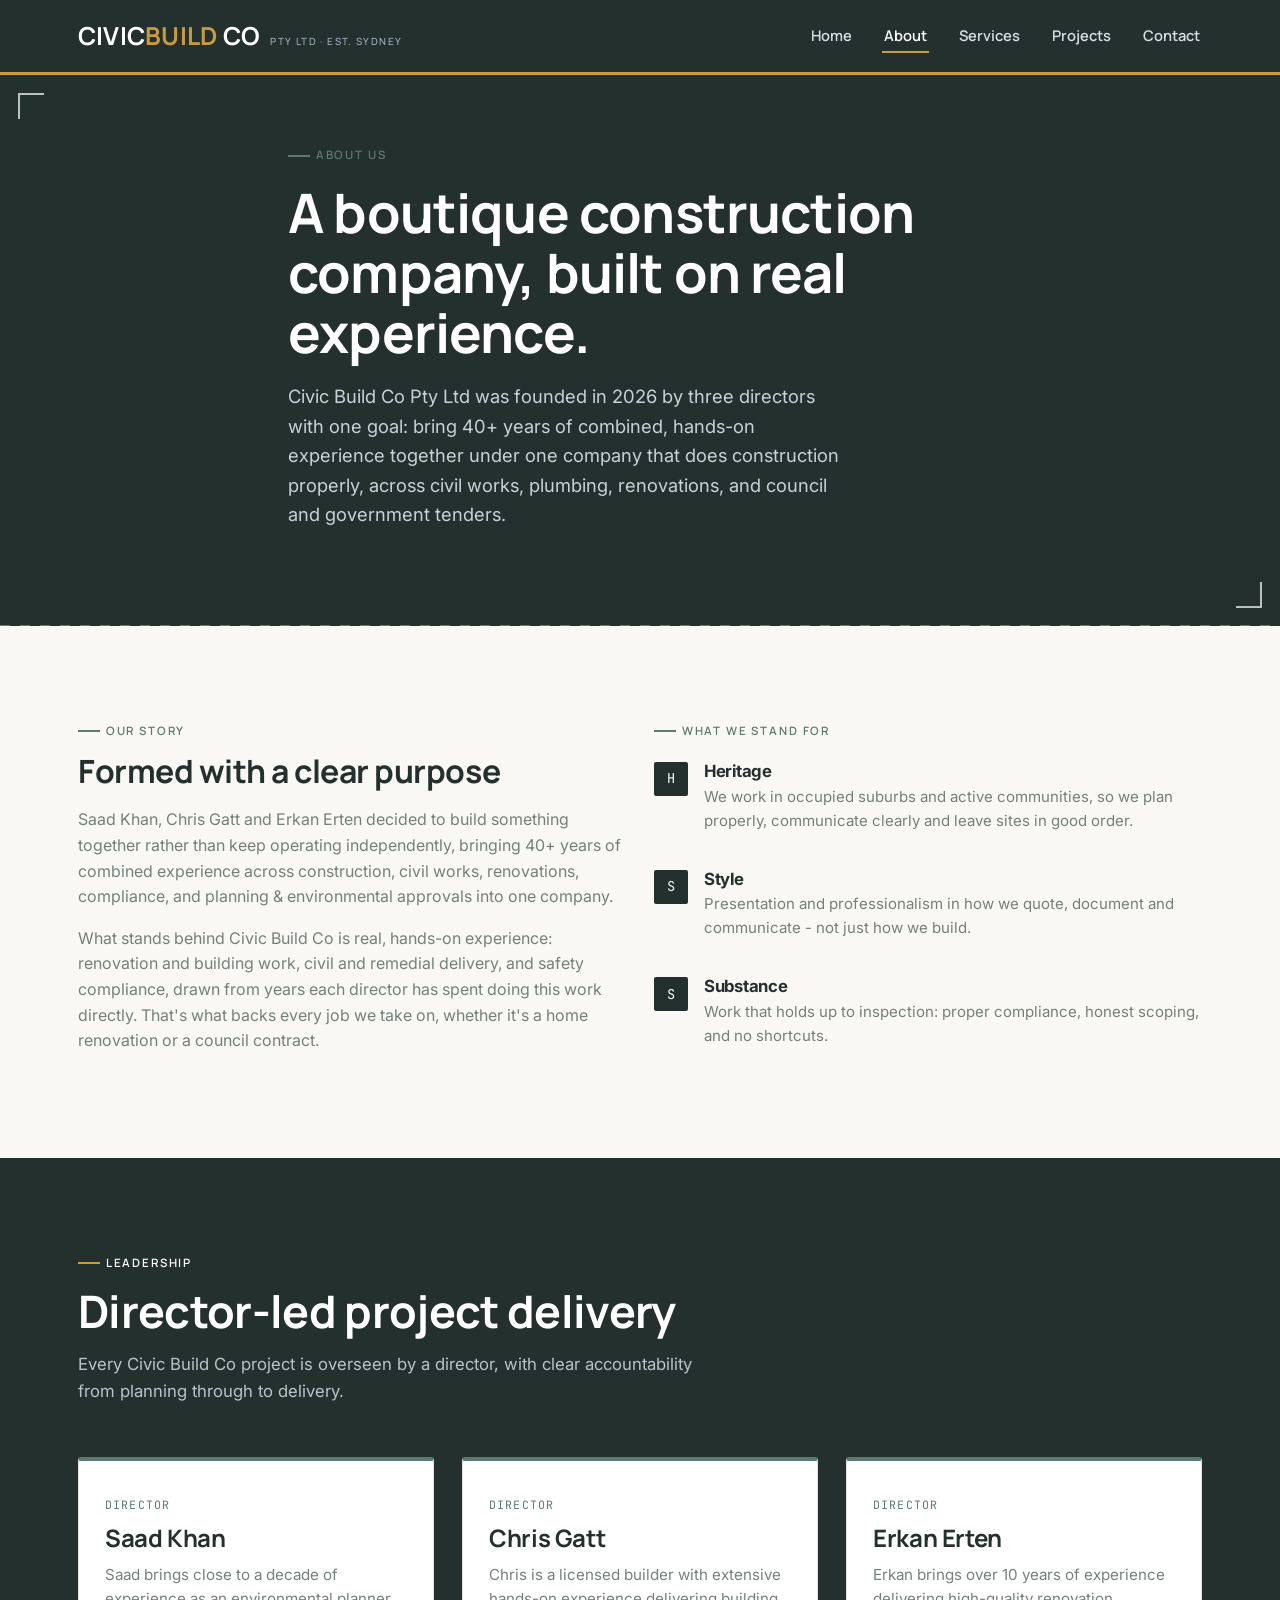
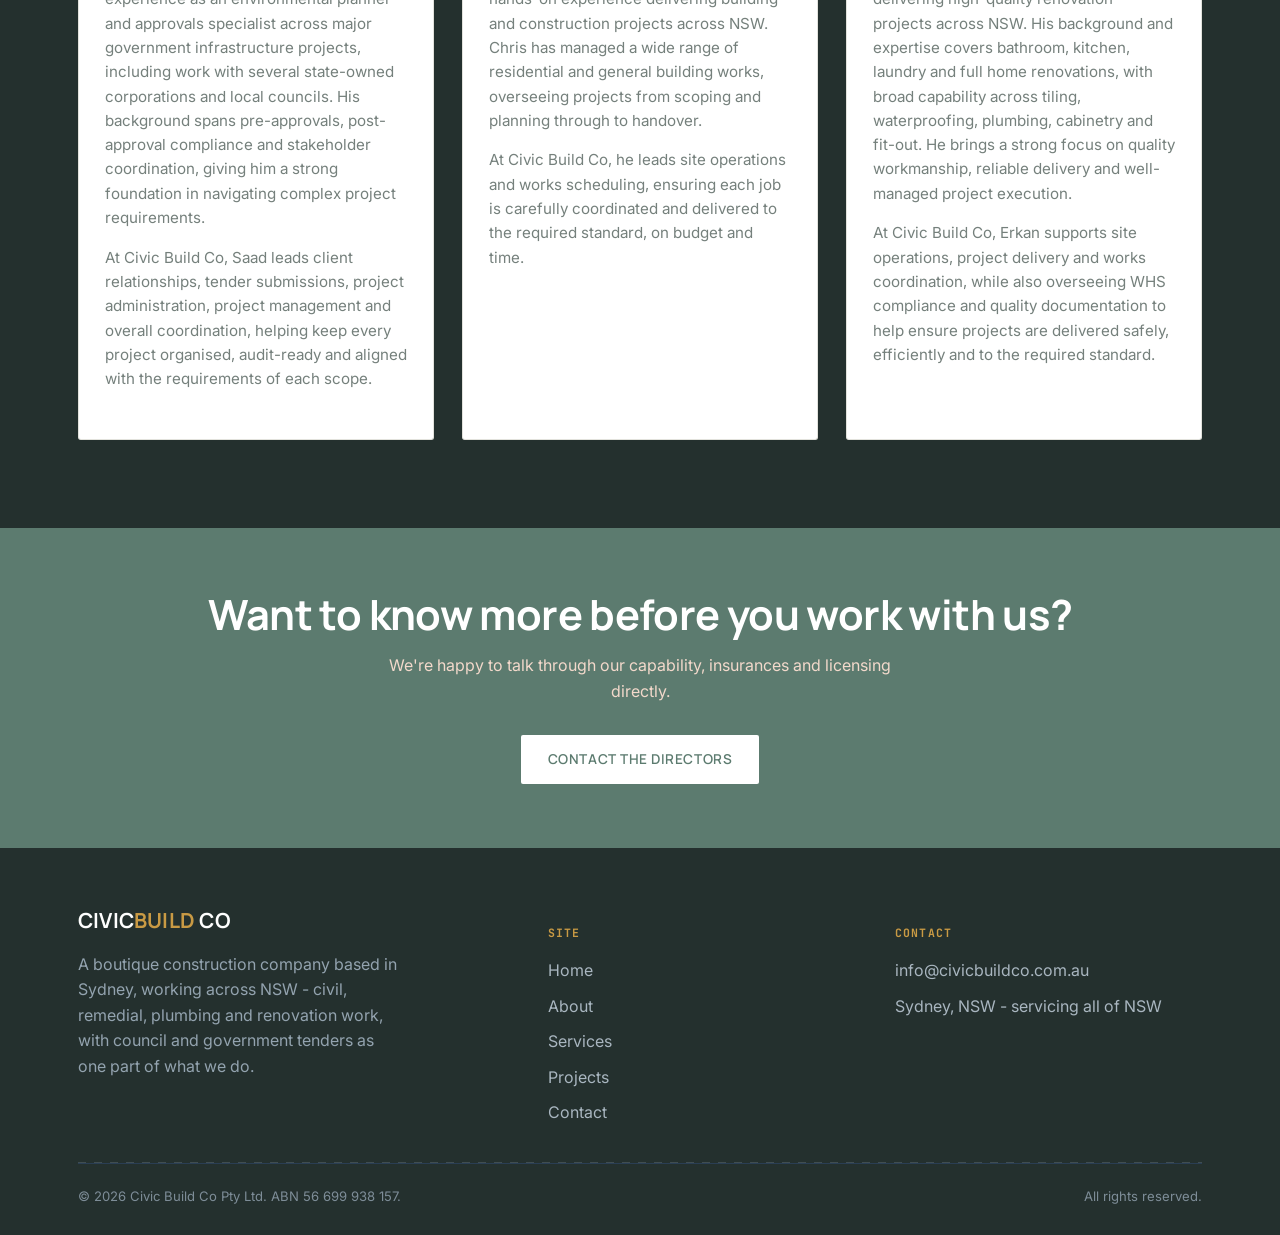
<file: about.html>
<!DOCTYPE html>
<html lang="en-AU">
<head>
<meta charset="UTF-8">
<meta name="viewport" content="width=device-width, initial-scale=1.0">
<title>About | Civic Build Co</title>
<meta name="description" content="Meet Civic Build Co - a boutique construction company based in Sydney, working across NSW, with 40+ years of combined director experience.">
<link rel="stylesheet" href="styles.css">
<noscript><style>.grid > *, .section-head, .cta-band .wrap, .info-block{opacity:1 !important; transform:none !important;}</style></noscript>
</head>
<body>
<a href="#main" class="skip-link">Skip to content</a>

<header class="site-header">
  <nav class="nav-inner">
    <a href="index.html" class="brand">
      <span class="brand-mark">CIVIC<span>BUILD</span> CO</span>
      <span class="brand-sub">Pty Ltd · Est. Sydney</span>
    </a>
    <button class="nav-toggle" aria-label="Toggle menu" aria-expanded="false">☰</button>
    <ul class="nav-links">
      <li><a href="index.html">Home</a></li>
      <li><a href="about.html" class="active">About</a></li>
      <li><a href="services.html">Services</a></li>
      <li><a href="projects.html">Projects</a></li>
      <li><a href="contact.html">Contact</a></li>
    </ul>
  </nav>
</header>

<main id="main">

  <section class="hero" style="padding: 64px 0 78px;">
    <div class="regmark tl"></div>
    <div class="regmark br"></div>
    <div class="wrap hero-inner">
      <span class="eyebrow">About Us</span>
      <h1 style="font-size: clamp(2.2rem, 5vw, 3.4rem);">A boutique construction company, built on real experience.</h1>
      <p class="lede">Civic Build Co Pty Ltd was founded in 2026 by three directors with one goal: bring 40+ years of combined, hands-on experience together under one company that does construction properly, across civil works, plumbing, renovations, and council and government tenders.</p>
    </div>
  </section>

  <section>
    <div class="wrap">
      <div class="grid grid-2" style="align-items:start;">
        <div>
          <span class="eyebrow">Our Story</span>
          <h2 style="margin-top:14px; font-size:2rem;">Formed with a clear purpose</h2>
          <p style="color:var(--steel); margin-top:18px;">Saad Khan, Chris Gatt and Erkan Erten decided to build something together rather than keep operating independently, bringing 40+ years of combined experience across construction, civil works, renovations, compliance, and planning &amp; environmental approvals into one company.</p>
          <p style="color:var(--steel); margin-top:14px;">What stands behind Civic Build Co is real, hands-on experience: renovation and building work, civil and remedial delivery, and safety compliance, drawn from years each director has spent doing this work directly. That's what backs every job we take on, whether it's a home renovation or a council contract.</p>
        </div>
        <div>
          <span class="eyebrow">What We Stand For</span>
          <ul class="value-list" style="margin-top:22px;">
            <li>
              <span class="value-num" style="background:var(--ink);">H</span>
              <div>
                <h4>Heritage</h4>
                <p>We work in occupied suburbs and active communities, so we plan properly, communicate clearly and leave sites in good order.</p>
              </div>
            </li>
            <li>
              <span class="value-num" style="background:var(--ink);">S</span>
              <div>
                <h4>Style</h4>
                <p>Presentation and professionalism in how we quote, document and communicate - not just how we build.</p>
              </div>
            </li>
            <li>
              <span class="value-num" style="background:var(--ink);">S</span>
              <div>
                <h4>Substance</h4>
                <p>Work that holds up to inspection: proper compliance, honest scoping, and no shortcuts.</p>
              </div>
            </li>
          </ul>
        </div>
      </div>
    </div>
  </section>

  <section class="section-ink">
    <div class="wrap">
      <div class="section-head">
        <span class="eyebrow">Leadership</span>
        <h2>Director-led project delivery</h2>
        <p>Every Civic Build Co project is overseen by a director, with clear accountability from planning through to delivery.</p>
      </div>
      <div class="grid grid-3">
        <div class="director">
          <div class="director-body">
            <span class="role">Director</span>
            <h3>Saad Khan</h3>
            <p>Saad brings close to a decade of experience as an environmental planner and approvals specialist across major government infrastructure projects, including work with several state-owned corporations and local councils. His background spans pre-approvals, post-approval compliance and stakeholder coordination, giving him a strong foundation in navigating complex project requirements.</p>
            <p>At Civic Build Co, Saad leads client relationships, tender submissions, project administration, project management and overall coordination, helping keep every project organised, audit-ready and aligned with the requirements of each scope.</p>
          </div>
        </div>
        <div class="director">
          <div class="director-body">
            <span class="role">Director</span>
            <h3>Chris Gatt</h3>
            <p>Chris is a licensed builder with extensive hands-on experience delivering building and construction projects across NSW. Chris has managed a wide range of residential and general building works, overseeing projects from scoping and planning through to handover.</p>
            <p>At Civic Build Co, he leads site operations and works scheduling, ensuring each job is carefully coordinated and delivered to the required standard, on budget and time.</p>
          </div>
        </div>
        <div class="director">
          <div class="director-body">
            <span class="role">Director</span>
            <h3>Erkan Erten</h3>
            <p>Erkan brings over 10 years of experience delivering high-quality renovation projects across NSW. His background and expertise covers bathroom, kitchen, laundry and full home renovations, with broad capability across tiling, waterproofing, plumbing, cabinetry and fit-out. He brings a strong focus on quality workmanship, reliable delivery and well-managed project execution.</p>
            <p>At Civic Build Co, Erkan supports site operations, project delivery and works coordination, while also overseeing WHS compliance and quality documentation to help ensure projects are delivered safely, efficiently and to the required standard.</p>
          </div>
        </div>
      </div>
    </div>
  </section>

  <section class="cta-band">
    <div class="wrap">
      <h2>Want to know more before you work with us?</h2>
      <p>We're happy to talk through our capability, insurances and licensing directly.</p>
      <div class="cta-row">
        <a href="contact.html" class="btn btn-amber" style="background:var(--white); color:var(--rust);">Contact the directors</a>
      </div>
    </div>
  </section>

</main>

<footer>
  <div class="wrap">
    <div class="footer-grid">
      <div>
        <span class="brand-mark" style="font-size:1.3rem;">CIVIC<span>BUILD</span> CO</span>
        <p style="margin-top:14px; max-width:320px; color:#93A3AF;">A boutique construction company based in Sydney, working across NSW - civil, remedial, plumbing and renovation work, with council and government tenders as one part of what we do.</p>
      </div>
      <div>
        <h5>Site</h5>
        <ul>
          <li><a href="index.html">Home</a></li>
          <li><a href="about.html">About</a></li>
          <li><a href="services.html">Services</a></li>
          <li><a href="projects.html">Projects</a></li>
          <li><a href="contact.html">Contact</a></li>
        </ul>
      </div>
      <div>
        <h5>Contact</h5>
        <ul>
          <li><a href="mailto:info@civicbuildco.com.au">info@civicbuildco.com.au</a></li>
          <li>Sydney, NSW - servicing all of NSW</li>
        </ul>
      </div>
    </div>
    <hr class="dashline">
    <div class="footer-bottom">
      <span>© 2026 Civic Build Co Pty Ltd. ABN 56 699 938 157.</span>
      <span>All rights reserved.</span>
    </div>
  </div>
</footer>

<script src="script.js"></script>
</body>
</html>
</file>
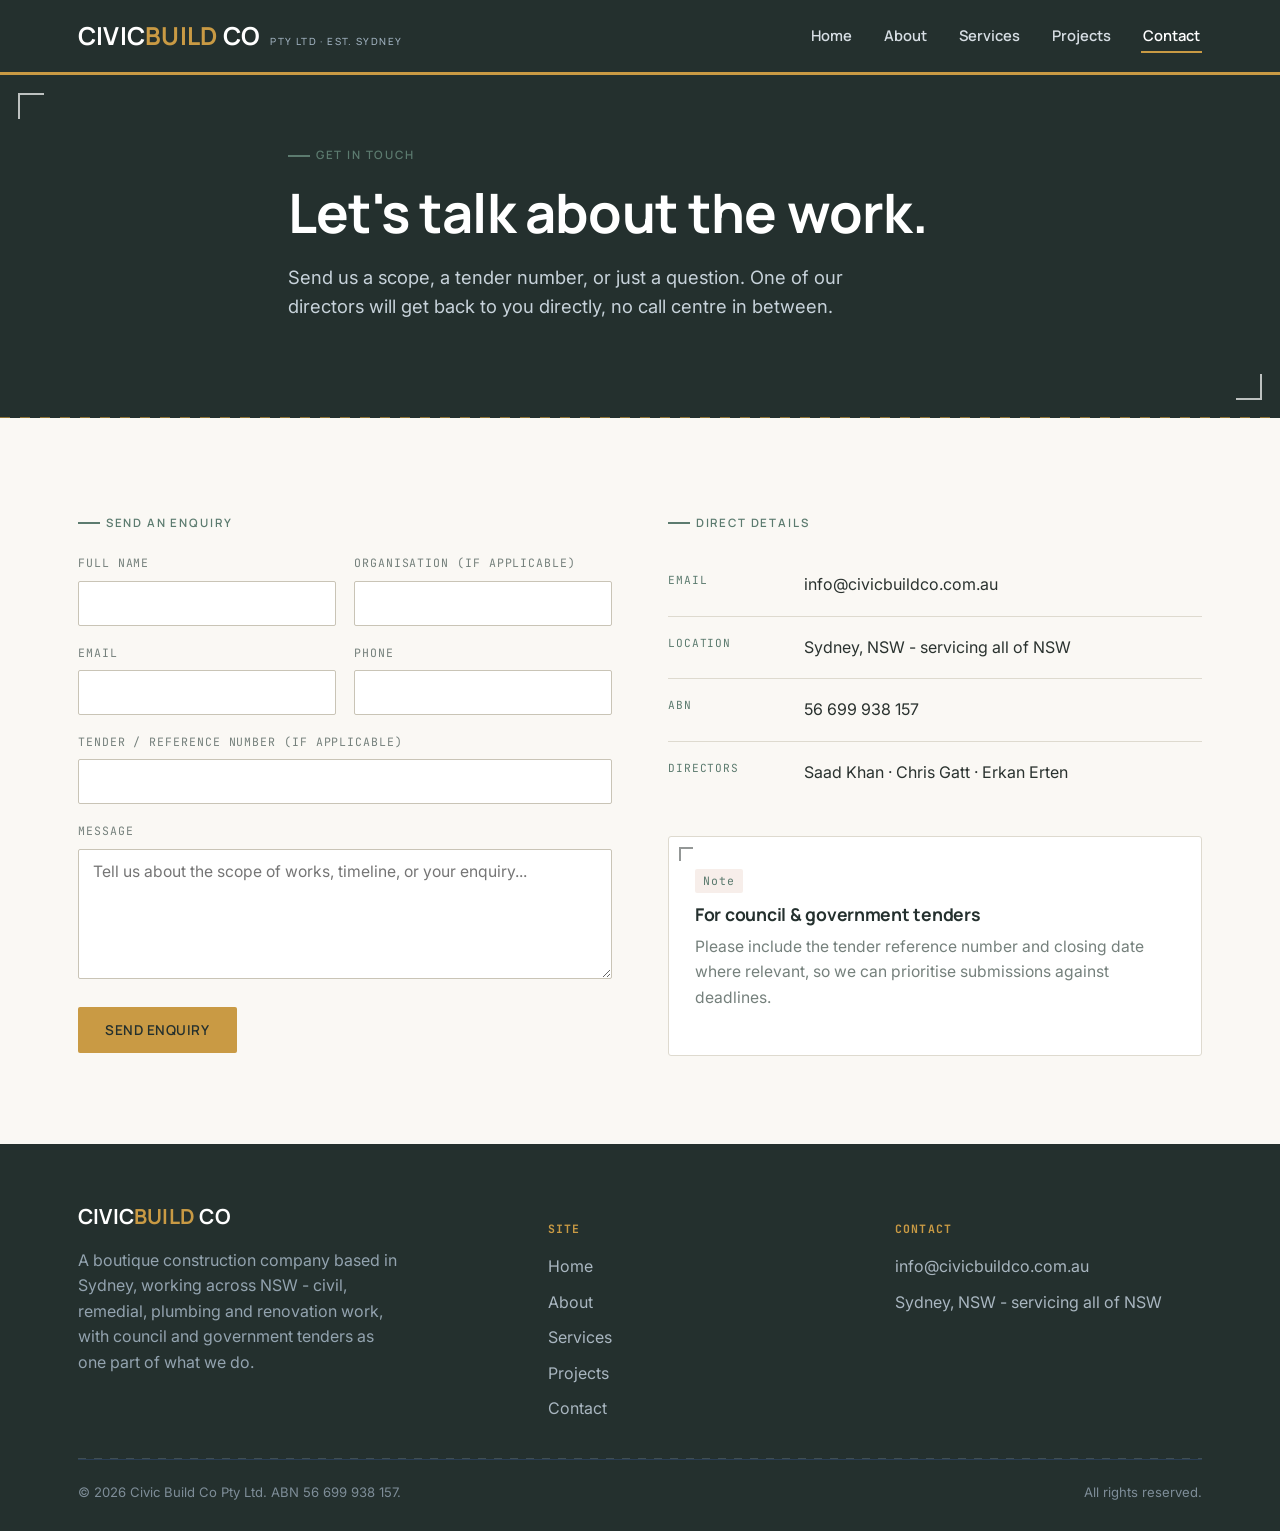
<file: contact.html>
<!DOCTYPE html>
<html lang="en-AU">
<head>
<meta charset="UTF-8">
<meta name="viewport" content="width=device-width, initial-scale=1.0">
<title>Contact | Civic Build Co</title>
<meta name="description" content="Get in touch with Civic Build Co Pty Ltd about a quote, a council or government tender, or a general enquiry.">
<link rel="stylesheet" href="styles.css">
<noscript><style>.grid > *, .section-head, .cta-band .wrap, .info-block{opacity:1 !important; transform:none !important;}</style></noscript>
</head>
<body>
<a href="#main" class="skip-link">Skip to content</a>

<header class="site-header">
  <nav class="nav-inner">
    <a href="index.html" class="brand">
      <span class="brand-mark">CIVIC<span>BUILD</span> CO</span>
      <span class="brand-sub">Pty Ltd · Est. Sydney</span>
    </a>
    <button class="nav-toggle" aria-label="Toggle menu" aria-expanded="false">☰</button>
    <ul class="nav-links">
      <li><a href="index.html">Home</a></li>
      <li><a href="about.html">About</a></li>
      <li><a href="services.html">Services</a></li>
      <li><a href="projects.html">Projects</a></li>
      <li><a href="contact.html" class="active">Contact</a></li>
    </ul>
  </nav>
</header>

<main id="main">

  <section class="hero" style="padding: 64px 0 78px;">
    <div class="regmark tl"></div>
    <div class="regmark br"></div>
    <div class="wrap hero-inner">
      <span class="eyebrow">Get In Touch</span>
      <h1 style="font-size: clamp(2.2rem, 5vw, 3.4rem);">Let's talk about the work.</h1>
      <p class="lede">Send us a scope, a tender number, or just a question. One of our directors will get back to you directly, no call centre in between.</p>
    </div>
  </section>

  <section>
    <div class="wrap grid grid-2" style="align-items:start; gap:56px;">

      <div>
        <span class="eyebrow">Send an enquiry</span>
        <form id="enquiry-form" style="margin-top:22px;" action="https://formspree.io/f/YOUR_FORM_ID" method="POST">
          <input type="hidden" name="_subject" value="New enquiry from civicbuildco.com.au">
          <div class="form-grid">
            <div>
              <label for="name">Full name</label>
              <input type="text" id="name" name="name" required>
            </div>
            <div>
              <label for="org">Organisation (if applicable)</label>
              <input type="text" id="org" name="org">
            </div>
            <div>
              <label for="email">Email</label>
              <input type="email" id="email" name="email" required>
            </div>
            <div>
              <label for="phone">Phone</label>
              <input type="tel" id="phone" name="phone">
            </div>
            <div class="full">
              <label for="tender">Tender / reference number (if applicable)</label>
              <input type="text" id="tender" name="tender">
            </div>
            <div class="full">
              <label for="message">Message</label>
              <textarea id="message" name="message" required placeholder="Tell us about the scope of works, timeline, or your enquiry..."></textarea>
            </div>
          </div>
          <button type="submit" class="btn btn-amber" style="margin-top:20px;">Send enquiry</button>
          <p id="form-status" role="status" style="display:none; margin-top:16px; color:var(--steel); font-size:0.92rem;"></p>
        </form>
      </div>

      <div>
        <span class="eyebrow">Direct details</span>
        <div style="margin-top:22px;">
          <div class="info-block">
            <span class="label">Email</span>
            <span><a href="mailto:info@civicbuildco.com.au">info@civicbuildco.com.au</a></span>
          </div>
          <div class="info-block">
            <span class="label">Location</span>
            <span>Sydney, NSW - servicing all of NSW</span>
          </div>
          <div class="info-block">
            <span class="label">ABN</span>
            <span>56 699 938 157</span>
          </div>
          <div class="info-block">
            <span class="label">Directors</span>
            <span>Saad Khan · Chris Gatt · Erkan Erten</span>
          </div>
        </div>
        <div class="card" style="margin-top:32px; background:var(--concrete-2);">
          <div class="regmark tl"></div>
          <span class="spec-tag">Note</span>
          <h3 style="font-size:1.1rem;">For council &amp; government tenders</h3>
          <p>Please include the tender reference number and closing date where relevant, so we can prioritise submissions against deadlines.</p>
        </div>
      </div>

    </div>
  </section>

</main>

<footer>
  <div class="wrap">
    <div class="footer-grid">
      <div>
        <span class="brand-mark" style="font-size:1.3rem;">CIVIC<span>BUILD</span> CO</span>
        <p style="margin-top:14px; max-width:320px; color:#93A3AF;">A boutique construction company based in Sydney, working across NSW - civil, remedial, plumbing and renovation work, with council and government tenders as one part of what we do.</p>
      </div>
      <div>
        <h5>Site</h5>
        <ul>
          <li><a href="index.html">Home</a></li>
          <li><a href="about.html">About</a></li>
          <li><a href="services.html">Services</a></li>
          <li><a href="projects.html">Projects</a></li>
          <li><a href="contact.html">Contact</a></li>
        </ul>
      </div>
      <div>
        <h5>Contact</h5>
        <ul>
          <li><a href="mailto:info@civicbuildco.com.au">info@civicbuildco.com.au</a></li>
          <li>Sydney, NSW - servicing all of NSW</li>
        </ul>
      </div>
    </div>
    <hr class="dashline">
    <div class="footer-bottom">
      <span>© 2026 Civic Build Co Pty Ltd. ABN 56 699 938 157.</span>
      <span>All rights reserved.</span>
    </div>
  </div>
</footer>

<script src="script.js"></script>
</body>
</html>
</file>
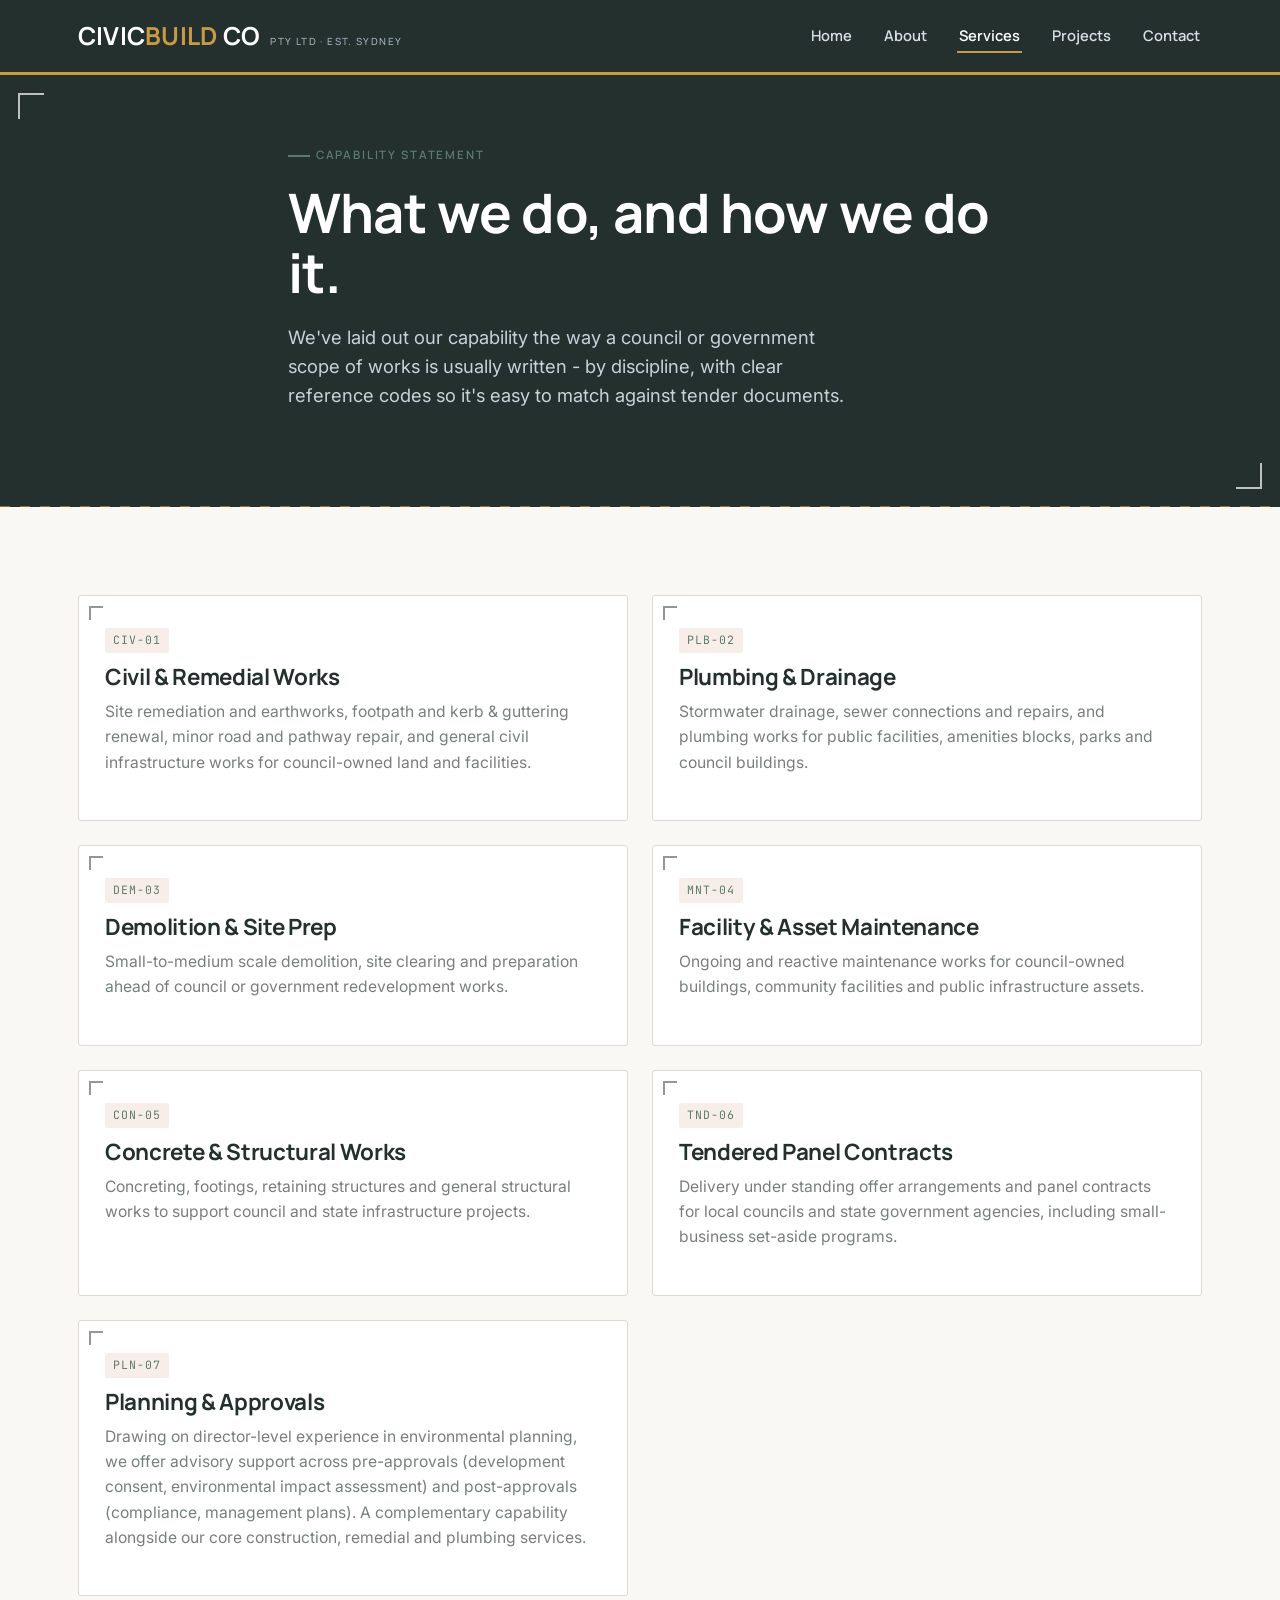
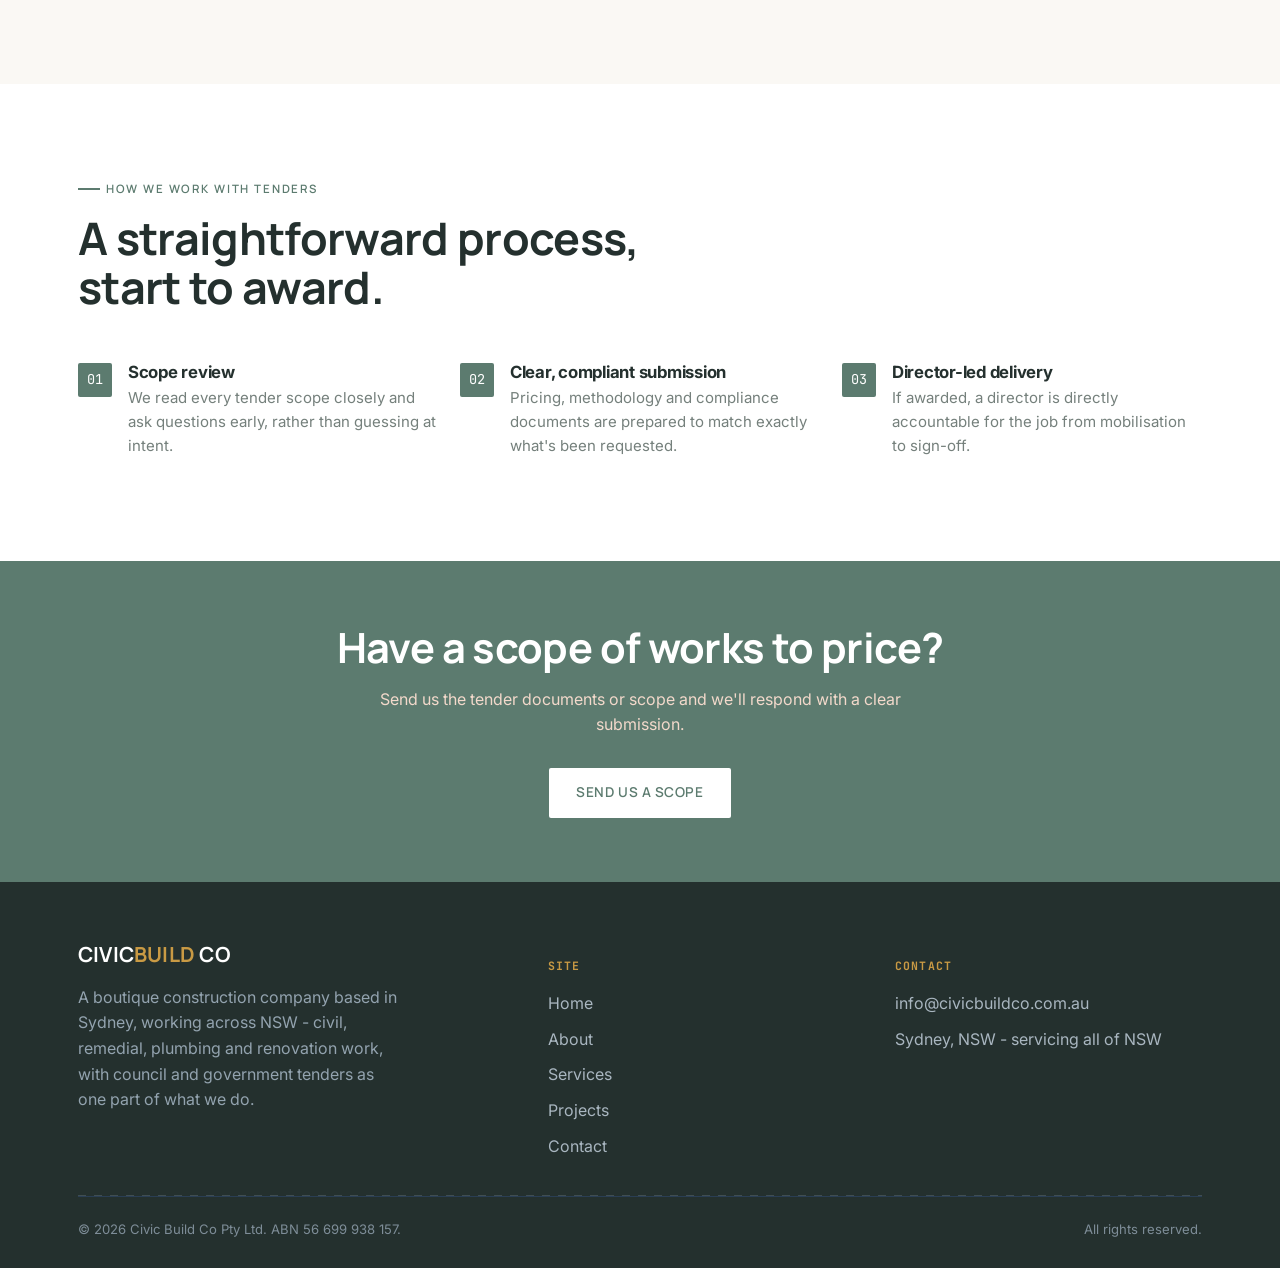
<file: services.html>
<!DOCTYPE html>
<html lang="en-AU">
<head>
<meta charset="UTF-8">
<meta name="viewport" content="width=device-width, initial-scale=1.0">
<title>Services | Civic Build Co</title>
<meta name="description" content="Civil, plumbing, renovation and remedial construction services across NSW, including council and government tenders, delivered by Civic Build Co Pty Ltd.">
<link rel="stylesheet" href="styles.css">
<noscript><style>.grid > *, .section-head, .cta-band .wrap, .info-block{opacity:1 !important; transform:none !important;}</style></noscript>
</head>
<body>
<a href="#main" class="skip-link">Skip to content</a>

<header class="site-header">
  <nav class="nav-inner">
    <a href="index.html" class="brand">
      <span class="brand-mark">CIVIC<span>BUILD</span> CO</span>
      <span class="brand-sub">Pty Ltd · Est. Sydney</span>
    </a>
    <button class="nav-toggle" aria-label="Toggle menu" aria-expanded="false">☰</button>
    <ul class="nav-links">
      <li><a href="index.html">Home</a></li>
      <li><a href="about.html">About</a></li>
      <li><a href="services.html" class="active">Services</a></li>
      <li><a href="projects.html">Projects</a></li>
      <li><a href="contact.html">Contact</a></li>
    </ul>
  </nav>
</header>

<main id="main">

  <section class="hero" style="padding: 64px 0 78px;">
    <div class="regmark tl"></div>
    <div class="regmark br"></div>
    <div class="wrap hero-inner">
      <span class="eyebrow">Capability Statement</span>
      <h1 style="font-size: clamp(2.2rem, 5vw, 3.4rem);">What we do, and how we do it.</h1>
      <p class="lede">We've laid out our capability the way a council or government scope of works is usually written - by discipline, with clear reference codes so it's easy to match against tender documents.</p>
    </div>
  </section>

  <section>
    <div class="wrap">
      <div class="grid grid-2" style="gap:24px;">

        <div class="card">
          <div class="regmark tl"></div>
          <span class="spec-tag">CIV-01</span>
          <h3>Civil &amp; Remedial Works</h3>
          <p>Site remediation and earthworks, footpath and kerb &amp; guttering renewal, minor road and pathway repair, and general civil infrastructure works for council-owned land and facilities.</p>
        </div>

        <div class="card">
          <div class="regmark tl"></div>
          <span class="spec-tag">PLB-02</span>
          <h3>Plumbing &amp; Drainage</h3>
          <p>Stormwater drainage, sewer connections and repairs, and plumbing works for public facilities, amenities blocks, parks and council buildings.</p>
        </div>

        <div class="card">
          <div class="regmark tl"></div>
          <span class="spec-tag">DEM-03</span>
          <h3>Demolition &amp; Site Prep</h3>
          <p>Small-to-medium scale demolition, site clearing and preparation ahead of council or government redevelopment works.</p>
        </div>

        <div class="card">
          <div class="regmark tl"></div>
          <span class="spec-tag">MNT-04</span>
          <h3>Facility &amp; Asset Maintenance</h3>
          <p>Ongoing and reactive maintenance works for council-owned buildings, community facilities and public infrastructure assets.</p>
        </div>

        <div class="card">
          <div class="regmark tl"></div>
          <span class="spec-tag">CON-05</span>
          <h3>Concrete &amp; Structural Works</h3>
          <p>Concreting, footings, retaining structures and general structural works to support council and state infrastructure projects.</p>
        </div>

        <div class="card">
          <div class="regmark tl"></div>
          <span class="spec-tag">TND-06</span>
          <h3>Tendered Panel Contracts</h3>
          <p>Delivery under standing offer arrangements and panel contracts for local councils and state government agencies, including small-business set-aside programs.</p>
        </div>

        <div class="card">
          <div class="regmark tl"></div>
          <span class="spec-tag">PLN-07</span>
          <h3>Planning &amp; Approvals</h3>
          <p>Drawing on director-level experience in environmental planning, we offer advisory support across pre-approvals (development consent, environmental impact assessment) and post-approvals (compliance, management plans). A complementary capability alongside our core construction, remedial and plumbing services.</p>
        </div>

      </div>
    </div>
  </section>

  <section class="section-alt">
    <div class="wrap">
      <div class="section-head">
        <span class="eyebrow">How We Work With Tenders</span>
        <h2>A straightforward process, start to award.</h2>
      </div>
      <ul class="value-list grid grid-3" style="list-style:none;">
        <li>
          <span class="value-num">01</span>
          <div>
            <h4>Scope review</h4>
            <p>We read every tender scope closely and ask questions early, rather than guessing at intent.</p>
          </div>
        </li>
        <li>
          <span class="value-num">02</span>
          <div>
            <h4>Clear, compliant submission</h4>
            <p>Pricing, methodology and compliance documents are prepared to match exactly what's been requested.</p>
          </div>
        </li>
        <li>
          <span class="value-num">03</span>
          <div>
            <h4>Director-led delivery</h4>
            <p>If awarded, a director is directly accountable for the job from mobilisation to sign-off.</p>
          </div>
        </li>
      </ul>
    </div>
  </section>

  <section class="cta-band">
    <div class="wrap">
      <h2>Have a scope of works to price?</h2>
      <p>Send us the tender documents or scope and we'll respond with a clear submission.</p>
      <div class="cta-row">
        <a href="contact.html" class="btn btn-amber" style="background:var(--white); color:var(--rust);">Send us a scope</a>
      </div>
    </div>
  </section>

</main>

<footer>
  <div class="wrap">
    <div class="footer-grid">
      <div>
        <span class="brand-mark" style="font-size:1.3rem;">CIVIC<span>BUILD</span> CO</span>
        <p style="margin-top:14px; max-width:320px; color:#93A3AF;">A boutique construction company based in Sydney, working across NSW - civil, remedial, plumbing and renovation work, with council and government tenders as one part of what we do.</p>
      </div>
      <div>
        <h5>Site</h5>
        <ul>
          <li><a href="index.html">Home</a></li>
          <li><a href="about.html">About</a></li>
          <li><a href="services.html">Services</a></li>
          <li><a href="projects.html">Projects</a></li>
          <li><a href="contact.html">Contact</a></li>
        </ul>
      </div>
      <div>
        <h5>Contact</h5>
        <ul>
          <li><a href="mailto:info@civicbuildco.com.au">info@civicbuildco.com.au</a></li>
          <li>Sydney, NSW - servicing all of NSW</li>
        </ul>
      </div>
    </div>
    <hr class="dashline">
    <div class="footer-bottom">
      <span>© 2026 Civic Build Co Pty Ltd. ABN 56 699 938 157.</span>
      <span>All rights reserved.</span>
    </div>
  </div>
</footer>

<script src="script.js"></script>
</body>
</html>
</file>
<file: styles.css>
/* ============================================================
   CIVIC BUILD CO — Design tokens
   Palette: Soft Charcoal-Navy / Warm Cream / Muted Sage / Soft Gold
   Display: Manrope (contemporary, clean, quietly confident)
   Body: Inter (neutral, modern, highly legible)
   Utility: JetBrains Mono (spec / tender reference codes)
   ============================================================ */

@import url('https://fonts.googleapis.com/css2?family=Manrope:wght@500;600;700;800&family=Inter:wght@400;500;600;700&family=JetBrains+Mono:wght@500;600&display=swap');

:root{
  --ink:        #24302E;   /* soft charcoal-navy - nav, headers, footer */
  --ink-2:      #303F3C;   /* lighter panel tone */
  --concrete:   #FAF8F4;   /* page background - warm cream */
  --concrete-2: #FFFFFF;   /* section-alt background */
  --rust:       #5C7B6F;   /* primary accent - muted sage */
  --amber:      #C99A44;   /* secondary accent - soft gold, CTAs */
  --steel:      #75807C;   /* secondary text, rules */
  --charcoal:   #2A322F;   /* body text */
  --white:      #FFFFFF;

  --display: 'Manrope', sans-serif;
  --label:   'Manrope', sans-serif;
  --body:    'Inter', sans-serif;
  --mono:    'JetBrains Mono', monospace;

  --max: 1180px;
}

*{ box-sizing: border-box; }
html{ scroll-behavior: smooth; }

body{
  margin:0;
  background: var(--concrete);
  color: var(--charcoal);
  font-family: var(--body);
  font-size: 16px;
  line-height: 1.6;
  -webkit-font-smoothing: antialiased;
}

img{ max-width:100%; display:block; }
a{ color: inherit; text-decoration:none; }

h1,h2,h3,h4{
  font-family: var(--display);
  font-weight: 700;
  letter-spacing: -0.015em;
  line-height: 1.1;
  margin: 0;
  color: var(--ink);
}

.eyebrow{
  font-family: var(--label);
  font-weight: 600;
  font-size: 0.72rem;
  letter-spacing: 0.16em;
  text-transform: uppercase;
  color: var(--rust);
  display: inline-flex;
  align-items: center;
  gap: 0.5em;
}
.eyebrow::before{
  content:"";
  width: 22px;
  height: 2px;
  background: var(--rust);
  display:inline-block;
}

.wrap{
  max-width: var(--max);
  margin: 0 auto;
  padding: 0 28px;
}

/* ---------- header / nav ---------- */
.site-header{
  background: var(--ink);
  position: sticky;
  top: 0;
  z-index: 50;
  border-bottom: 3px solid var(--amber);
}
.nav-inner{
  max-width: var(--max);
  margin: 0 auto;
  padding: 16px 28px;
  display:flex;
  align-items:center;
  justify-content:space-between;
  gap: 20px;
}
.brand{
  display:flex;
  align-items:baseline;
  gap: 10px;
  color: var(--white);
}
.brand-mark{
  font-family: var(--display);
  font-weight: 700;
  font-size: 1.55rem;
  letter-spacing: 0.01em;
  color: var(--white);
}
.brand-mark span{ color: var(--amber); }
.brand-sub{
  font-family: var(--label);
  font-weight: 500;
  font-size: 0.62rem;
  letter-spacing: 0.14em;
  text-transform: uppercase;
  color: #9FB0BE;
  display:none;
}
@media (min-width: 640px){ .brand-sub{ display:inline; } }

.nav-links{
  display:flex;
  gap: 28px;
  list-style:none;
  margin:0; padding:0;
}
.nav-links a{
  font-family: var(--label);
  color: #D7DEE4;
  font-weight: 600;
  font-size: 0.92rem;
  padding: 6px 2px;
  border-bottom: 2px solid transparent;
  transition: color .15s ease, border-color .15s ease;
}
.nav-links a:hover, .nav-links a.active{
  color: var(--white);
  border-bottom-color: var(--amber);
}
.nav-toggle{ display:none; }

@media (max-width: 760px){
  .nav-links{
    position:absolute;
    top: 100%; left:0; right:0;
    background: var(--ink);
    flex-direction:column;
    padding: 8px 28px 20px;
    gap: 14px;
    display:none;
    border-bottom: 3px solid var(--amber);
  }
  .nav-links.open{ display:flex; }
  .nav-toggle{
    display:inline-flex;
    background:none;
    border: 1px solid #3A5066;
    color: var(--white);
    padding: 8px 12px;
    font-size: 1.1rem;
    cursor:pointer;
    border-radius: 3px;
  }
}

/* ---------- hero ---------- */
.hero{
  position:relative;
  background: var(--ink);
  color: var(--white);
  overflow:hidden;
  padding: 84px 0 96px;
}
.hero::after{
  /* dashed survey line motif */
  content:"";
  position:absolute;
  left:0; right:0; bottom:0;
  height: 1px;
  background-image: linear-gradient(90deg, rgba(214,160,61,0.6) 0 10px, transparent 10px 20px);
  background-size: 20px 1px;
}
.hero-inner{
  position:relative;
  z-index:2;
  max-width: 760px;
}
.hero h1{
  color: var(--white);
  font-size: clamp(2.6rem, 6vw, 4.4rem);
  margin-top: 18px;
}
.hero p.lede{
  font-size: 1.15rem;
  color: #C7D2DA;
  max-width: 560px;
  margin-top: 20px;
}
.hero .cta-row{
  display:flex;
  gap:14px;
  flex-wrap:wrap;
  margin-top: 34px;
}

/* skyline silhouette graphic */
.skyline{
  position:absolute;
  right: -40px; bottom: -1px;
  opacity: 0.9;
  width: min(52vw, 620px);
  z-index:1;
}
.skyline path{ fill: var(--ink-2); }
.skyline .rust{ fill: var(--rust); opacity:0.55; }

/* corner registration marks - signature element */
.regmark{
  position:absolute;
  width: 26px; height:26px;
  border-color: var(--amber);
  opacity:0.7;
}
.regmark.tl{ top:18px; left:18px; border-top:2px solid; border-left:2px solid; }
.regmark.br{ bottom:18px; right:18px; border-bottom:2px solid; border-right:2px solid; }

/* ---------- buttons ---------- */
.btn{
  display:inline-flex;
  align-items:center;
  gap:8px;
  padding: 13px 26px;
  font-family: var(--label);
  font-weight: 600;
  font-size: 0.85rem;
  letter-spacing: 0.04em;
  text-transform: uppercase;
  border-radius: 2px;
  border: 1px solid transparent;
  cursor:pointer;
  transition: transform .12s ease, background .15s ease, color .15s ease;
}
.btn:hover{ transform: translateY(-1px); }
.btn-amber{ background: var(--amber); color: var(--ink); font-weight:600; }
.btn-amber:hover{ background:#E4B155; }
.btn-outline{ border-color: rgba(255,255,255,0.4); color: var(--white); }
.btn-outline:hover{ border-color: var(--white); }
.btn-ink{ border-color: var(--ink); color: var(--ink); }
.btn-ink:hover{ background: var(--ink); color: var(--white); }

/* ---------- sections ---------- */
section{ padding: 88px 0; position:relative; }
.section-alt{ background: var(--concrete-2); }
.section-ink{ background: var(--ink); color: var(--white); }
.section-ink h2, .section-ink .eyebrow{ color: var(--white); }
.section-ink .eyebrow::before{ background: var(--amber); }

.section-head{ max-width: 640px; margin-bottom: 52px; }
.section-head h2{ font-size: clamp(2rem, 4vw, 2.8rem); margin-top: 14px; }
.section-head p{ color: var(--steel); margin-top: 16px; font-size: 1.05rem; }
.section-ink .section-head p{ color: #B9C4CC; }

/* spec tag - mono reference code, used because services genuinely map to tender/spec codes */
.spec-tag{
  font-family: var(--mono);
  font-size: 0.72rem;
  color: var(--rust);
  letter-spacing: 0.08em;
  background: rgba(166,70,31,0.09);
  padding: 3px 8px;
  border-radius: 2px;
  display:inline-block;
}
.section-ink .spec-tag{ background: rgba(214,160,61,0.14); color: var(--amber); }

/* grid */
.grid{ display:grid; gap: 28px; }
.grid-3{ grid-template-columns: repeat(3, 1fr); }
.grid-2{ grid-template-columns: repeat(2, 1fr); }
@media (max-width: 900px){ .grid-3{ grid-template-columns: 1fr 1fr; } }
@media (max-width: 640px){ .grid-3, .grid-2{ grid-template-columns: 1fr; } }

.card{
  background: var(--white);
  border: 1px solid #DEDACF;
  padding: 30px 26px;
  border-radius: 3px;
  position:relative;
}
.card h3{ font-size: 1.4rem; margin-top:12px; }
.card p{ color: var(--steel); margin-top:10px; font-size: 0.98rem; }
.card .regmark{ width:14px; height:14px; opacity:0.5; }
.card .regmark.tl{ top:10px; left:10px; }

/* directors */
.director{
  background: var(--white);
  border: 1px solid #E2E2DC;
  border-top: 4px solid var(--rust);
  padding: 0;
  border-radius: 3px;
}
.director-body{ padding: 30px 26px 32px; }
.director-body .role{
  font-family: var(--mono);
  font-size: 0.72rem;
  letter-spacing:0.1em;
  text-transform:uppercase;
  color: var(--rust);
}
.director-body h3{ margin-top: 8px; font-size: 1.5rem; }
.director-body p{ color: var(--steel); margin-top:12px; font-size: 0.95rem; }

/* project placeholder frames */
.project-frame{
  aspect-ratio: 4/3;
  background: repeating-linear-gradient(135deg, #DAD6CB 0 2px, var(--concrete-2) 2px 14px);
  border: 1px dashed var(--steel);
  display:flex;
  flex-direction:column;
  align-items:center;
  justify-content:center;
  gap:6px;
  color: var(--steel);
  font-family: var(--mono);
  font-size: 0.72rem;
  letter-spacing:0.08em;
  text-transform:uppercase;
  text-align:center;
  padding: 16px;
}

/* divider with dashed survey line */
.dashline{
  border:0;
  height:1px;
  background-image: linear-gradient(90deg, rgba(92,107,117,0.5) 0 8px, transparent 8px 16px);
  background-size: 16px 1px;
  margin: 0;
}

/* value list */
.value-list{ list-style:none; margin:0; padding:0; display:grid; gap:22px; }
.value-list li{ display:flex; gap:16px; align-items:flex-start; }
.value-num{
  font-family: var(--mono);
  font-size: 0.85rem;
  color: var(--white);
  background: var(--rust);
  min-width: 34px; height:34px;
  border-radius: 2px;
  display:flex; align-items:center; justify-content:center;
  flex-shrink:0;
}
.value-list h4{ font-family: var(--body); font-weight:700; font-size:1.05rem; }
.value-list p{ color: var(--steel); font-size:0.94rem; margin-top:4px; }

/* CTA band */
.cta-band{
  background: var(--rust);
  color: var(--white);
  padding: 64px 0;
  text-align:center;
}
.cta-band h2{ color: var(--white); font-size: clamp(1.8rem, 4vw, 2.6rem); }
.cta-band p{ color: #F3D9CB; max-width: 560px; margin: 16px auto 0; }
.cta-band .cta-row{ justify-content:center; margin-top: 30px; }

/* forms */
.form-grid{ display:grid; gap:18px; grid-template-columns: 1fr 1fr; }
.form-grid .full{ grid-column: 1 / -1; }
@media (max-width:640px){ .form-grid{ grid-template-columns: 1fr; } }
label{
  font-family: var(--mono);
  font-size: 0.72rem;
  letter-spacing:0.08em;
  text-transform:uppercase;
  color: var(--steel);
  display:block;
  margin-bottom:8px;
}
input, textarea, select{
  width:100%;
  padding: 12px 14px;
  border: 1px solid #C9C4B6;
  background: var(--white);
  font-family: var(--body);
  font-size: 0.98rem;
  color: var(--charcoal);
  border-radius: 2px;
}
input:focus, textarea:focus, select:focus{
  outline: 2px solid var(--amber);
  outline-offset: 1px;
}
textarea{ resize: vertical; min-height: 130px; }

/* contact info blocks */
.info-block{ display:flex; gap:16px; align-items:flex-start; padding: 18px 0; }
.info-block + .info-block{ border-top: 1px solid #DEDACF; }
.info-block .label{ font-family:var(--mono); font-size:0.7rem; text-transform:uppercase; letter-spacing:0.08em; color:var(--rust); min-width:120px; }

/* footer */
footer{
  background: var(--ink);
  color: #A9B6C0;
  padding: 56px 0 28px;
}
.footer-grid{
  display:grid;
  grid-template-columns: 1.4fr 1fr 1fr;
  gap: 40px;
  padding-bottom: 36px;
}
@media (max-width:760px){ .footer-grid{ grid-template-columns: 1fr; gap:28px; } }
footer h5{
  font-family: var(--mono);
  font-size: 0.72rem;
  letter-spacing:0.1em;
  text-transform:uppercase;
  color: var(--amber);
  margin-bottom: 16px;
}
footer ul{ list-style:none; margin:0; padding:0; display:grid; gap:10px; }
footer a:hover{ color: var(--white); }
.footer-bottom{
  border-top: 1px solid #2A3E54;
  padding-top: 22px;
  display:flex;
  justify-content:space-between;
  flex-wrap:wrap;
  gap:10px;
  font-size: 0.82rem;
  color: #7E8D98;
}

/* ---------- scroll reveal system ---------- */
.grid > *, .section-head, .cta-band .wrap, .info-block{
  opacity: 0;
  transform: translateY(28px);
  transition: opacity .7s cubic-bezier(.16,.84,.44,1), transform .7s cubic-bezier(.16,.84,.44,1);
}
.grid > *.is-visible, .section-head.is-visible, .cta-band .wrap.is-visible, .info-block.is-visible{
  opacity: 1;
  transform: none;
}

/* ---------- hero entrance (pure CSS, no JS dependency) ---------- */
.hero-inner > *{
  animation: heroIn .8s cubic-bezier(.16,.84,.44,1) both;
}
.hero-inner .eyebrow{ animation-delay: .05s; }
.hero-inner h1{ animation-delay: .15s; }
.hero-inner .lede{ animation-delay: .3s; }
.hero-inner .cta-row{ animation-delay: .45s; }
@keyframes heroIn{
  from{ opacity:0; transform: translateY(20px); }
  to{ opacity:1; transform: none; }
}

/* ---------- sticky header scroll state ---------- */
.site-header{ transition: box-shadow .25s ease, padding .25s ease; }
.site-header.is-scrolled{ box-shadow: 0 8px 24px rgba(0,0,0,0.18); }

/* ---------- stat counters ---------- */
.stat-row{ display:grid; grid-template-columns: repeat(3, 1fr); gap: 28px; }
@media (max-width:760px){ .stat-row{ grid-template-columns: 1fr; } }
.stat-card{ text-align:center; padding: 6px 10px; }
.stat-number{
  font-family: var(--display);
  font-weight: 700;
  font-size: clamp(2.6rem, 6vw, 3.6rem);
  color: var(--amber);
  line-height:1;
}
.stat-label{
  font-family: var(--label);
  font-size: 0.82rem;
  letter-spacing: 0.06em;
  text-transform: uppercase;
  color: #C7D2DA;
  margin-top: 10px;
}

/* ---------- process steps ---------- */
.step-row{ display:grid; grid-template-columns: repeat(4, 1fr); gap: 24px; counter-reset: step; }
@media (max-width:900px){ .step-row{ grid-template-columns: 1fr 1fr; } }
@media (max-width:560px){ .step-row{ grid-template-columns: 1fr; } }
.step-card{
  background: var(--white);
  border: 1px solid #DEDACF;
  padding: 26px 22px;
  border-radius: 3px;
  position:relative;
}
.step-card::before{
  counter-increment: step;
  content: counter(step, decimal-leading-zero);
  font-family: var(--mono);
  font-size: 0.78rem;
  color: var(--rust);
  display:block;
  margin-bottom: 14px;
}
.step-card h4{ font-family: var(--body); font-weight:700; font-size: 1.02rem; color: var(--ink); }
.step-card p{ color: var(--steel); font-size: 0.9rem; margin-top: 8px; }

@media (prefers-reduced-motion: reduce){
  .grid > *, .section-head, .cta-band .wrap, .info-block, .hero-inner > *{
    transition:none !important; animation:none !important; opacity:1 !important; transform:none !important;
  }
}
/* ---------- trust strip ---------- */
.trust-strip{
  background: var(--ink-2);
  border-top: 1px solid rgba(255,255,255,0.08);
}
.trust-row{
  display:flex;
  flex-wrap:wrap;
  justify-content:center;
  gap: 18px 36px;
  padding: 26px 8px;
}
.trust-item{
  display:flex;
  align-items:center;
  gap: 10px;
  color: #D7DEE4;
  font-family: var(--label);
  font-size: 0.86rem;
  font-weight: 600;
}
.trust-item .dot{
  width: 7px; height:7px;
  border-radius: 50%;
  background: var(--rust);
  flex-shrink:0;
}
@media (max-width:640px){
  .trust-row{
    flex-direction:column;
    align-items:center;
    text-align:center;
    gap:14px;
    padding: 24px 20px;
  }
}

/* ---------- difference grid (4-col feature list) ---------- */
.difference-grid{ display:grid; grid-template-columns: repeat(4, 1fr); gap: 26px; }
@media (max-width:900px){ .difference-grid{ grid-template-columns: 1fr 1fr; } }
@media (max-width:560px){ .difference-grid{ grid-template-columns: 1fr; } }
.difference-card{ padding: 4px 2px; }
.difference-card .icon{
  width: 46px; height:46px;
  border-radius: 3px;
  background: rgba(15,157,116,0.1);
  color: var(--rust);
  display:flex; align-items:center; justify-content:center;
  font-family: var(--display);
  font-weight:700;
  font-size: 1.1rem;
  margin-bottom: 16px;
}
.difference-card h4{ font-family: var(--body); font-weight:700; font-size: 1.05rem; color: var(--ink); }
.difference-card p{ color: var(--steel); font-size: 0.92rem; margin-top: 8px; }

/* ---------- project filter tabs ---------- */
.filter-tabs{
  display:flex;
  flex-wrap:wrap;
  gap: 10px;
  margin-bottom: 40px;
}
.filter-tab{
  font-family: var(--label);
  font-size: 0.84rem;
  font-weight: 600;
  padding: 9px 18px;
  border: 1px solid #D7D4C8;
  background: var(--white);
  color: var(--steel);
  border-radius: 999px;
  cursor: pointer;
  transition: background .15s ease, color .15s ease, border-color .15s ease;
}
.filter-tab:hover{ border-color: var(--rust); color: var(--rust); }
.filter-tab.active{ background: var(--ink); border-color: var(--ink); color: var(--white); }
.project-card{ transition: opacity .25s ease, transform .25s ease; }
.project-card.is-hidden{ display:none; }
.project-tag{
  position:absolute;
  top: 12px; left: 12px;
  background: var(--ink);
  color: var(--white);
  font-family: var(--mono);
  font-size: 0.65rem;
  letter-spacing: 0.06em;
  text-transform: uppercase;
  padding: 4px 9px;
  border-radius: 999px;
}

/* project photo — shows the real image once uploaded, or a clear placeholder if not */
.project-photo{
  position:relative;
  aspect-ratio: 4/3;
  overflow:hidden;
  background: repeating-linear-gradient(135deg, #E4E0D4 0 2px, var(--concrete-2) 2px 14px);
}
.project-photo img{
  width:100%; height:100%;
  object-fit: cover;
  display:block;
}
.project-photo .img-missing-label{
  display:none;
  position:absolute; inset:0;
  flex-direction:column;
  align-items:center;
  justify-content:center;
  gap:6px;
  text-align:center;
  padding:16px;
  border: 1px dashed var(--steel);
  color: var(--steel);
  font-family: var(--mono);
  font-size: 0.68rem;
  letter-spacing:0.06em;
  text-transform:uppercase;
}
.project-photo.img-missing .img-missing-label{ display:flex; }

.skip-link{
  position:absolute; left:-999px; top:auto;
  background:var(--amber); color:var(--ink); padding:10px 16px; z-index:100;
}
.skip-link:focus{ left: 12px; top:12px; }

/* ---------- home page recent-work gallery ---------- */
.home-gallery{
  display:grid;
  grid-template-columns: repeat(3, 1fr);
  gap: 16px;
}
.gallery-item{
  display:block;
  position:relative;
  aspect-ratio: 4 / 3;
  overflow:hidden;
  border-radius: 4px;
}
.gallery-item img{
  width:100%; height:100%;
  object-fit: cover;
  display:block;
  transition: transform .35s ease;
}
.gallery-item:hover img{ transform: scale(1.06); }
@media (max-width:900px){
  .home-gallery{ grid-template-columns: repeat(2, 1fr); }
}
@media (max-width:560px){
  .home-gallery{ grid-template-columns: 1fr 1fr; gap: 10px; }
}

@media (prefers-reduced-motion: reduce){
  *{ scroll-behavior: auto !important; transition:none !important; }
}
</file>
